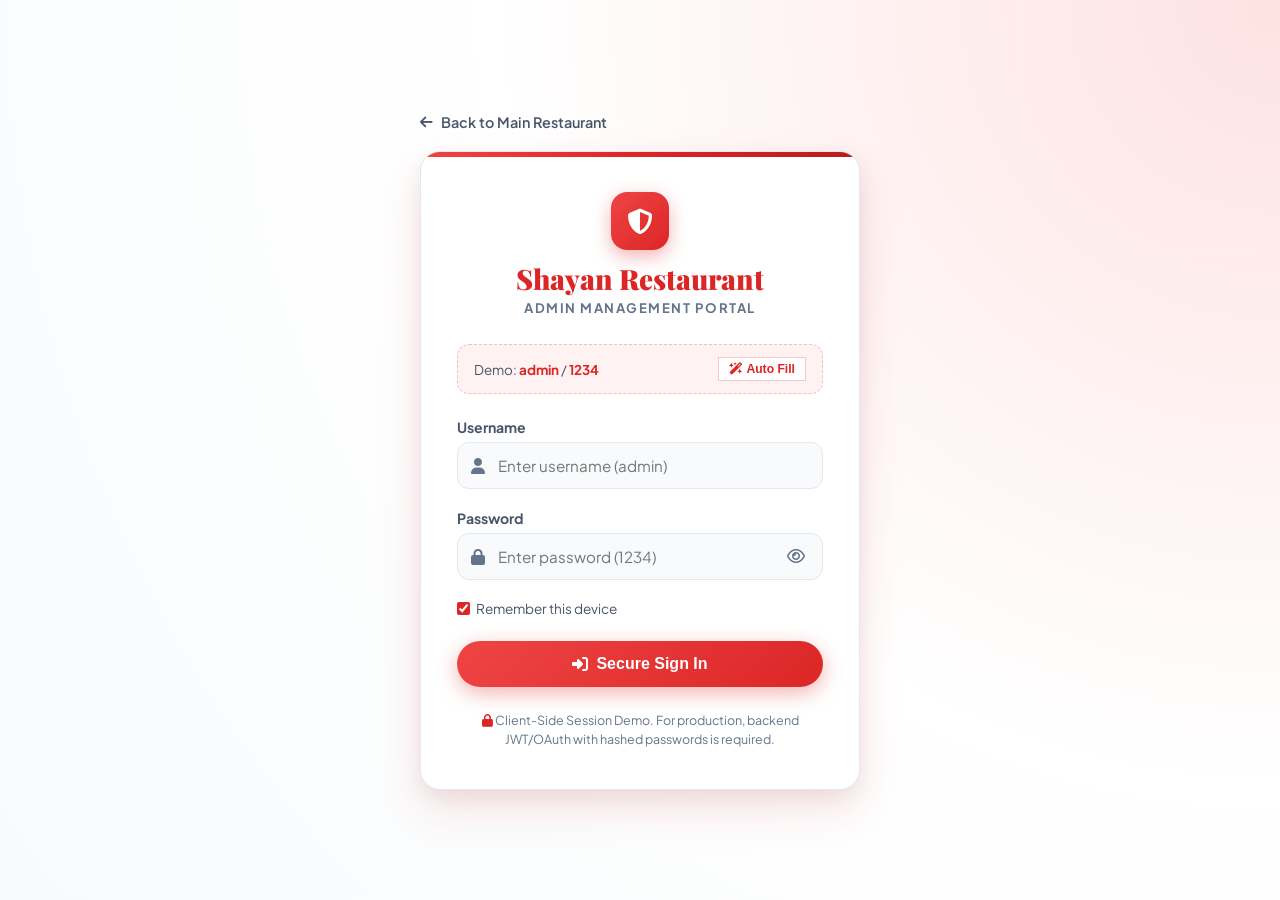
<file: admin-login.html>
<!DOCTYPE html>
<html lang="en">
<head>
  <meta charset="UTF-8" />
  <meta name="viewport" content="width=device-width, initial-scale=1.0" />
  <title>Admin Login | Shayan Restaurant Management</title>
  <meta name="description" content="Secure administrative access for Shayan Restaurant menu and settings management." />
  <meta name="theme-color" content="#dc2626" />

  <!-- Google Fonts -->
  <link rel="preconnect" href="https://fonts.googleapis.com" />
  <link rel="preconnect" href="https://fonts.gstatic.com" crossorigin />
  <link href="https://fonts.googleapis.com/css2?family=Playfair+Display:wght@700;800;900&family=Plus+Jakarta+Sans:wght@400;500;600;700;800&display=swap" rel="stylesheet" />

  <!-- Font Awesome Icons -->
  <link rel="stylesheet" href="https://cdnjs.cloudflare.com/ajax/libs/font-awesome/6.5.1/css/all.min.css" integrity="sha512-DTOQO9RWCH3ppGqcWaEA1BIZOC6xxalwEsw9c2QQeAIftl+Vegovlnee1c9QX4TctnWMn13TZye+giMm8e2LwA==" crossorigin="anonymous" referrerpolicy="no-referrer" />

  <style>
    :root {
      --color-primary: #dc2626;
      --color-primary-light: #ef4444;
      --color-primary-dark: #b91c1c;
      --color-primary-soft: #fef2f2;
      --color-primary-tint: #fee2e2;
      --text-primary: #0f172a;
      --text-secondary: #475569;
      --text-muted: #64748b;
      --bg-body: #f8fafc;
      --bg-card: #ffffff;
      --border-subtle: #e2e8f0;
      --border-red: rgba(220, 38, 38, 0.25);
      --shadow-lg: 0 20px 45px rgba(220, 38, 38, 0.12), 0 8px 20px rgba(0, 0, 0, 0.06);
      --radius-md: 12px;
      --radius-lg: 20px;
      --radius-full: 9999px;
    }

    * {
      box-sizing: border-box;
      margin: 0;
      padding: 0;
    }

    body {
      font-family: 'Plus Jakarta Sans', system-ui, sans-serif;
      background: radial-gradient(circle at top right, #fee2e2 0%, #ffffff 50%, #f8fafc 100%);
      color: var(--text-primary);
      min-height: 100vh;
      display: flex;
      align-items: center;
      justify-content: center;
      padding: 24px;
      position: relative;
      overflow-x: hidden;
    }

    .login-container {
      width: 100%;
      max-width: 440px;
      position: relative;
      z-index: 2;
    }

    .back-to-site {
      display: inline-flex;
      align-items: center;
      gap: 8px;
      color: var(--text-secondary);
      font-size: 0.9rem;
      font-weight: 600;
      text-decoration: none;
      margin-bottom: 20px;
      transition: color 0.2s ease;
    }

    .back-to-site:hover {
      color: var(--color-primary);
    }

    .login-card {
      background: var(--bg-card);
      border-radius: var(--radius-lg);
      border: 1px solid var(--border-subtle);
      box-shadow: var(--shadow-lg);
      padding: 40px 36px;
      position: relative;
      overflow: hidden;
    }

    .login-card::before {
      content: '';
      position: absolute;
      top: 0;
      left: 0;
      width: 100%;
      height: 5px;
      background: linear-gradient(90deg, #ef4444, #dc2626, #b91c1c);
    }

    .brand-header {
      text-align: center;
      margin-bottom: 28px;
    }

    .logo-icon-box {
      width: 58px;
      height: 58px;
      margin: 0 auto 14px;
      border-radius: 16px;
      background: linear-gradient(135deg, #ef4444, #dc2626);
      color: #ffffff;
      display: flex;
      align-items: center;
      justify-content: center;
      font-size: 1.6rem;
      box-shadow: 0 6px 18px rgba(220, 38, 38, 0.35);
    }

    .brand-title {
      font-family: 'Playfair Display', serif;
      font-size: 1.75rem;
      font-weight: 900;
      color: #dc2626;
      line-height: 1.1;
    }

    .brand-subtitle {
      font-size: 0.82rem;
      font-weight: 700;
      letter-spacing: 1.5px;
      text-transform: uppercase;
      color: var(--text-muted);
      margin-top: 4px;
    }

    /* Demo Helper Badge */
    .demo-helper-badge {
      background: var(--color-primary-soft);
      border: 1px dashed var(--border-red);
      border-radius: var(--radius-md);
      padding: 12px 16px;
      margin-bottom: 24px;
      font-size: 0.84rem;
      color: var(--text-secondary);
      display: flex;
      align-items: center;
      justify-content: space-between;
      gap: 10px;
    }

    .demo-creds {
      font-weight: 700;
      color: var(--color-primary);
    }

    .btn-autofill {
      background: #ffffff;
      border: 1px solid var(--border-red);
      color: var(--color-primary);
      padding: 4px 10px;
      border-radius: var(--radius-sm);
      font-size: 0.76rem;
      font-weight: 700;
      cursor: pointer;
      transition: all 0.2s ease;
    }

    .btn-autofill:hover {
      background: var(--color-primary);
      color: #ffffff;
    }

    .form-group {
      margin-bottom: 20px;
    }

    .form-group label {
      display: block;
      font-size: 0.88rem;
      font-weight: 700;
      color: var(--text-secondary);
      margin-bottom: 6px;
    }

    .input-wrapper {
      position: relative;
    }

    .input-icon {
      position: absolute;
      left: 14px;
      top: 50%;
      transform: translateY(-50%);
      color: var(--text-muted);
      font-size: 1rem;
    }

    .form-input {
      width: 100%;
      padding: 13px 42px 13px 40px;
      border: 1px solid var(--border-subtle);
      border-radius: var(--radius-md);
      background-color: #f8fafc;
      font-size: 0.95rem;
      font-family: inherit;
      color: var(--text-primary);
      transition: all 0.2s ease;
      outline: none;
    }

    .form-input:focus {
      border-color: var(--color-primary);
      background-color: #ffffff;
      box-shadow: 0 0 12px rgba(220, 38, 38, 0.15);
    }

    .toggle-pwd-btn {
      position: absolute;
      right: 14px;
      top: 50%;
      transform: translateY(-50%);
      background: transparent;
      border: none;
      color: var(--text-muted);
      cursor: pointer;
      font-size: 1rem;
      padding: 4px;
    }

    .toggle-pwd-btn:hover {
      color: var(--color-primary);
    }

    .form-extra {
      display: flex;
      align-items: center;
      justify-content: space-between;
      font-size: 0.85rem;
      margin-bottom: 24px;
      color: var(--text-secondary);
    }

    .remember-me {
      display: flex;
      align-items: center;
      gap: 6px;
      cursor: pointer;
    }

    .remember-me input {
      accent-color: var(--color-primary);
    }

    .btn-login {
      width: 100%;
      padding: 14px;
      border-radius: var(--radius-full);
      background: linear-gradient(135deg, #ef4444, #dc2626);
      color: #ffffff;
      font-size: 1rem;
      font-weight: 800;
      border: none;
      cursor: pointer;
      box-shadow: 0 6px 20px rgba(220, 38, 38, 0.35);
      transition: all 0.25s ease;
      display: flex;
      align-items: center;
      justify-content: center;
      gap: 8px;
    }

    .btn-login:hover {
      background: linear-gradient(135deg, #dc2626, #b91c1c);
      transform: translateY(-2px);
      box-shadow: 0 10px 25px rgba(220, 38, 38, 0.45);
    }

    .alert-box {
      padding: 12px 16px;
      border-radius: var(--radius-md);
      font-size: 0.88rem;
      font-weight: 600;
      margin-bottom: 20px;
      display: none;
      align-items: center;
      gap: 10px;
    }

    .alert-error {
      background-color: #fef2f2;
      border: 1px solid #f87171;
      color: #991b1b;
    }

    .alert-success {
      background-color: #ecfdf5;
      border: 1px solid #34d399;
      color: #065f46;
    }

    .security-notice {
      margin-top: 24px;
      text-align: center;
      font-size: 0.78rem;
      color: var(--text-muted);
      line-height: 1.5;
    }

    .security-notice i {
      color: var(--color-primary);
    }
  </style>
</head>
<body>

  <div class="login-container">
    <a href="index.html" class="back-to-site">
      <i class="fa-solid fa-arrow-left"></i> Back to Main Restaurant
    </a>

    <div class="login-card">
      <div class="brand-header">
        <div class="logo-icon-box">
          <i class="fa-solid fa-shield-halved"></i>
        </div>
        <h1 class="brand-title">Shayan Restaurant</h1>
        <div class="brand-subtitle">Admin Management Portal</div>
      </div>

      <!-- Demo Credentials Quick Helper -->
      <div class="demo-helper-badge">
        <div>
          <span>Demo: </span>
          <span class="demo-creds">admin</span> / <span class="demo-creds">1234</span>
        </div>
        <button type="button" class="btn-autofill" id="autoFillBtn">
          <i class="fa-solid fa-wand-magic-sparkles"></i> Auto Fill
        </button>
      </div>

      <!-- Alert Box -->
      <div class="alert-box alert-error" id="loginAlert">
        <i class="fa-solid fa-circle-exclamation"></i>
        <span id="alertMsg">Invalid credentials</span>
      </div>

      <!-- Login Form -->
      <form id="adminLoginForm" novalidate>
        <div class="form-group">
          <label for="adminUsername">Username</label>
          <div class="input-wrapper">
            <i class="fa-solid fa-user input-icon"></i>
            <input type="text" id="adminUsername" class="form-input" placeholder="Enter username (admin)" required autocomplete="username" />
          </div>
        </div>

        <div class="form-group">
          <label for="adminPassword">Password</label>
          <div class="input-wrapper">
            <i class="fa-solid fa-lock input-icon"></i>
            <input type="password" id="adminPassword" class="form-input" placeholder="Enter password (1234)" required autocomplete="current-password" />
            <button type="button" class="toggle-pwd-btn" id="togglePwdBtn" aria-label="Toggle password visibility">
              <i class="fa-regular fa-eye" id="togglePwdIcon"></i>
            </button>
          </div>
        </div>

        <div class="form-extra">
          <label class="remember-me">
            <input type="checkbox" id="rememberMe" checked />
            <span>Remember this device</span>
          </label>
        </div>

        <button type="submit" class="btn-login" id="loginSubmitBtn">
          <i class="fa-solid fa-right-to-bracket"></i>
          <span>Secure Sign In</span>
        </button>
      </form>

      <div class="security-notice">
        <i class="fa-solid fa-lock"></i> Client-Side Session Demo. For production, backend JWT/OAuth with hashed passwords is required.
      </div>
    </div>
  </div>

  <script>
    // Authentication Logic
    document.addEventListener('DOMContentLoaded', () => {
      // Check if already authenticated
      if (sessionStorage.getItem('shayan_admin_auth') === 'true' || localStorage.getItem('shayan_admin_auth') === 'true') {
        window.location.href = 'admin.html';
        return;
      }

      const loginForm = document.getElementById('adminLoginForm');
      const usernameInput = document.getElementById('adminUsername');
      const passwordInput = document.getElementById('adminPassword');
      const rememberMeInput = document.getElementById('rememberMe');
      const loginAlert = document.getElementById('loginAlert');
      const alertMsg = document.getElementById('alertMsg');
      const autoFillBtn = document.getElementById('autoFillBtn');
      const togglePwdBtn = document.getElementById('togglePwdBtn');
      const togglePwdIcon = document.getElementById('togglePwdIcon');

      // Auto Fill Demo Credentials
      if (autoFillBtn) {
        autoFillBtn.addEventListener('click', () => {
          usernameInput.value = 'admin';
          passwordInput.value = '1234';
          loginAlert.style.display = 'none';
        });
      }

      // Toggle Password Visibility
      if (togglePwdBtn) {
        togglePwdBtn.addEventListener('click', () => {
          const type = passwordInput.getAttribute('type') === 'password' ? 'text' : 'password';
          passwordInput.setAttribute('type', type);
          togglePwdIcon.className = type === 'password' ? 'fa-regular fa-eye' : 'fa-regular fa-eye-slash';
        });
      }

      // Handle Submit
      loginForm.addEventListener('submit', (e) => {
        e.preventDefault();

        const username = usernameInput.value.trim();
        const password = passwordInput.value.trim();

        // Sample credentials verification
        if (username === 'admin' && password === '1234') {
          // Success
          loginAlert.className = 'alert-box alert-success';
          loginAlert.innerHTML = '<i class="fa-solid fa-circle-check"></i> <span>Login successful! Redirecting to Dashboard...</span>';
          loginAlert.style.display = 'flex';

          const authPayload = {
            authenticated: true,
            user: 'Shayan Admin',
            role: 'Owner',
            loginTime: new Date().toISOString()
          };

          if (rememberMeInput.checked) {
            localStorage.setItem('shayan_admin_auth', 'true');
            localStorage.setItem('shayan_admin_user', JSON.stringify(authPayload));
          } else {
            sessionStorage.setItem('shayan_admin_auth', 'true');
            sessionStorage.setItem('shayan_admin_user', JSON.stringify(authPayload));
          }

          setTimeout(() => {
            window.location.href = 'admin.html';
          }, 800);
        } else {
          // Failed
          loginAlert.className = 'alert-box alert-error';
          loginAlert.innerHTML = '<i class="fa-solid fa-circle-exclamation"></i> <span>Invalid username or password. Please use <strong>admin / 1234</strong>.</span>';
          loginAlert.style.display = 'flex';
          passwordInput.value = '';
          passwordInput.focus();
        }
      });
    });
  </script>
</body>
</html>
</file>
<file: admin-style.css>
/* ==========================================================================
   SHAYAN RESTAURANT - ADMIN DASHBOARD STYLESHEET
   Design: Red & White Theme (#dc2626 & Crisp White)
   ========================================================================== */

:root {
  /* Red Palette */
  --color-primary: #dc2626;
  --color-primary-light: #ef4444;
  --color-primary-dark: #b91c1c;
  --color-primary-soft: #fef2f2;
  --color-primary-tint: #fee2e2;
  --color-primary-glow: rgba(220, 38, 38, 0.25);

  --color-success: #10b981;
  --color-warning: #f59e0b;
  --color-danger: #dc2626;

  /* Surfaces & Backgrounds */
  --bg-body: #f8fafc;
  --bg-sidebar: #ffffff;
  --bg-card: #ffffff;
  --bg-input: #f8fafc;
  --bg-table-header: #f1f5f9;
  --bg-table-hover: #fff5f5;

  /* Text & Borders */
  --text-primary: #0f172a;
  --text-secondary: #334155;
  --text-muted: #64748b;
  --border-subtle: #e2e8f0;
  --border-red: rgba(220, 38, 38, 0.22);
  --border-red-focus: #dc2626;

  /* Shadows */
  --shadow-sm: 0 1px 3px rgba(0, 0, 0, 0.05);
  --shadow-md: 0 4px 14px rgba(0, 0, 0, 0.06);
  --shadow-lg: 0 12px 30px rgba(0, 0, 0, 0.08);
  --shadow-red: 0 6px 20px rgba(220, 38, 38, 0.3);

  /* Dimensions & Transitions */
  --sidebar-width: 270px;
  --topbar-height: 72px;
  --radius-sm: 6px;
  --radius-md: 12px;
  --radius-lg: 18px;
  --radius-full: 9999px;
  --transition-normal: 0.25s cubic-bezier(0.16, 1, 0.3, 1);
}

*, *::before, *::after {
  box-sizing: border-box;
  margin: 0;
  padding: 0;
}

body.admin-body {
  font-family: 'Plus Jakarta Sans', system-ui, sans-serif;
  background-color: var(--bg-body);
  color: var(--text-primary);
  line-height: 1.55;
  min-height: 100vh;
  overflow-x: hidden;
}

a {
  color: inherit;
  text-decoration: none;
}

ul {
  list-style: none;
}

button, input, select, textarea {
  font-family: inherit;
  font-size: inherit;
  color: inherit;
  border: none;
  outline: none;
  background: transparent;
}

button {
  cursor: pointer;
}

img {
  max-width: 100%;
  display: block;
}

/* --------------------------------------------------------------------------
   BUTTONS & COMMON COMPONENTS
   -------------------------------------------------------------------------- */
.btn {
  display: inline-flex;
  align-items: center;
  justify-content: center;
  gap: 8px;
  padding: 10px 20px;
  font-size: 0.9rem;
  font-weight: 700;
  border-radius: var(--radius-md);
  transition: all var(--transition-normal);
  white-space: nowrap;
}

.btn-primary {
  background: linear-gradient(135deg, #ef4444, #dc2626);
  color: #ffffff;
  box-shadow: 0 4px 14px rgba(220, 38, 38, 0.3);
}

.btn-primary:hover {
  background: linear-gradient(135deg, #dc2626, #b91c1c);
  transform: translateY(-2px);
  box-shadow: 0 6px 18px rgba(220, 38, 38, 0.4);
}

.btn-danger {
  background: #dc2626 !important;
}

.btn-outline {
  background: #ffffff;
  border: 1px solid var(--border-subtle);
  color: var(--text-secondary);
}

.btn-outline:hover {
  border-color: var(--color-primary);
  color: var(--color-primary);
  background: var(--color-primary-soft);
}

.btn-sm {
  padding: 7px 14px;
  font-size: 0.82rem;
  border-radius: var(--radius-sm);
}

.btn-lg {
  padding: 14px 28px;
  font-size: 1rem;
}

.mt-1 { margin-top: 6px; }
.mt-2 { margin-top: 12px; }
.mt-3 { margin-top: 20px; }
.mt-4 { margin-top: 28px; }
.justify-center { justify-content: center; }
.text-center { text-align: center; }

/* --------------------------------------------------------------------------
   LAYOUT STRUCTURE
   -------------------------------------------------------------------------- */
.admin-wrapper {
  display: flex;
  min-height: 100vh;
  position: relative;
}

/* SIDEBAR */
.admin-sidebar {
  width: var(--sidebar-width);
  background-color: var(--bg-sidebar);
  border-right: 1px solid var(--border-subtle);
  display: flex;
  flex-direction: column;
  position: fixed;
  top: 0;
  bottom: 0;
  left: 0;
  z-index: 100;
  transition: transform var(--transition-normal);
  box-shadow: var(--shadow-sm);
}

.sidebar-header {
  height: var(--topbar-height);
  padding: 0 22px;
  display: flex;
  align-items: center;
  justify-content: space-between;
  border-bottom: 1px solid var(--border-subtle);
}

.sidebar-brand {
  display: flex;
  align-items: center;
  gap: 12px;
}

.brand-icon {
  width: 40px;
  height: 40px;
  border-radius: 10px;
  background: linear-gradient(135deg, #ef4444, #dc2626);
  color: #ffffff;
  display: flex;
  align-items: center;
  justify-content: center;
  font-size: 1.2rem;
  box-shadow: 0 4px 10px rgba(220, 38, 38, 0.3);
}

.brand-info {
  display: flex;
  flex-direction: column;
}

.brand-name {
  font-family: 'Playfair Display', serif;
  font-size: 1.35rem;
  font-weight: 900;
  color: var(--color-primary);
  line-height: 1.1;
}

.brand-role {
  font-size: 0.68rem;
  font-weight: 700;
  letter-spacing: 1.5px;
  text-transform: uppercase;
  color: var(--text-muted);
}

.sidebar-close-btn {
  display: none;
  font-size: 1.2rem;
  color: var(--text-secondary);
  padding: 6px;
}

/* User Profile Badge */
.sidebar-user-card {
  padding: 16px 20px;
  margin: 16px 14px 10px;
  border-radius: var(--radius-md);
  background-color: var(--color-primary-soft);
  border: 1px solid var(--border-red);
  display: flex;
  align-items: center;
  gap: 12px;
}

.user-avatar-wrap {
  position: relative;
  width: 42px;
  height: 42px;
}

.sidebar-avatar {
  width: 100%;
  height: 100%;
  border-radius: 50%;
  object-fit: cover;
  border: 2px solid var(--color-primary);
}

.status-online {
  position: absolute;
  bottom: 0;
  right: 0;
  width: 11px;
  height: 11px;
  border-radius: 50%;
  background-color: var(--color-success);
  border: 2px solid #ffffff;
}

.sidebar-user-details {
  display: flex;
  flex-direction: column;
}

.sidebar-user-name {
  font-size: 0.88rem;
  font-weight: 800;
  color: #0f172a;
  line-height: 1.2;
}

.sidebar-user-badge {
  font-size: 0.72rem;
  font-weight: 600;
  color: var(--color-primary);
}

/* Sidebar Navigation */
.sidebar-nav {
  padding: 12px 14px;
  flex: 1;
  overflow-y: auto;
  display: flex;
  flex-direction: column;
}

.sidebar-menu {
  display: flex;
  flex-direction: column;
  gap: 6px;
}

.menu-item {
  width: 100%;
}

.nav-tab-btn,
.nav-link-btn {
  width: 100%;
  display: flex;
  align-items: center;
  gap: 12px;
  padding: 11px 16px;
  border-radius: var(--radius-md);
  font-size: 0.92rem;
  font-weight: 700;
  color: var(--text-secondary);
  transition: all var(--transition-normal);
  text-align: left;
}

.nav-tab-btn i,
.nav-link-btn i {
  font-size: 1.05rem;
  width: 20px;
  text-align: center;
  color: var(--text-muted);
  transition: color var(--transition-normal);
}

.nav-tab-btn:hover,
.nav-link-btn:hover {
  background-color: var(--color-primary-soft);
  color: var(--color-primary);
}

.nav-tab-btn:hover i,
.nav-link-btn:hover i {
  color: var(--color-primary);
}

.nav-tab-btn.active {
  background: linear-gradient(135deg, #ef4444, #dc2626);
  color: #ffffff;
  box-shadow: 0 4px 12px rgba(220, 38, 38, 0.25);
}

.nav-tab-btn.active i {
  color: #ffffff;
}

.nav-badge {
  margin-left: auto;
  padding: 2px 8px;
  border-radius: var(--radius-full);
  font-size: 0.75rem;
  font-weight: 800;
  background-color: #ffffff;
  color: var(--color-primary);
}

.nav-tab-btn:not(.active) .nav-badge {
  background-color: var(--border-subtle);
  color: var(--text-secondary);
}

.sidebar-divider {
  height: 1px;
  background-color: var(--border-subtle);
  margin: 16px 0;
}

.btn-logout {
  color: #ef4444;
}

.btn-logout:hover {
  background-color: #fef2f2;
  color: #b91c1c;
}

.btn-logout i {
  color: #ef4444;
}

.sidebar-footer {
  padding: 16px 20px;
  border-top: 1px solid var(--border-subtle);
  display: flex;
  flex-direction: column;
  gap: 4px;
}

.system-status {
  font-size: 0.76rem;
  font-weight: 700;
  color: var(--color-success);
  display: flex;
  align-items: center;
  gap: 6px;
}

.version-text {
  font-size: 0.72rem;
  color: var(--text-muted);
}

/* --------------------------------------------------------------------------
   MAIN CONTENT AREA
   -------------------------------------------------------------------------- */
.admin-main {
  flex: 1;
  margin-left: var(--sidebar-width);
  padding: 28px 36px 60px;
  min-height: 100vh;
  display: flex;
  flex-direction: column;
}

/* Topbar */
.admin-topbar {
  height: var(--topbar-height);
  background-color: #ffffff;
  border: 1px solid var(--border-subtle);
  border-radius: var(--radius-lg);
  padding: 0 24px;
  margin-bottom: 30px;
  display: flex;
  align-items: center;
  justify-content: space-between;
  box-shadow: var(--shadow-sm);
}

.topbar-left {
  display: flex;
  align-items: center;
  gap: 16px;
}

.sidebar-toggle-btn {
  display: none;
  font-size: 1.25rem;
  color: var(--text-primary);
  padding: 8px;
  border-radius: var(--radius-sm);
}

.sidebar-toggle-btn:hover {
  background-color: var(--bg-body);
}

.page-title-wrap {
  display: flex;
  flex-direction: column;
}

.current-page-title {
  font-family: 'Playfair Display', serif;
  font-size: 1.35rem;
  font-weight: 800;
  color: #0f172a;
  line-height: 1.2;
}

.breadcrumb-text {
  font-size: 0.75rem;
  color: var(--text-muted);
}

.topbar-right {
  display: flex;
  align-items: center;
  gap: 14px;
}

.topbar-clock {
  font-size: 0.84rem;
  font-weight: 600;
  color: var(--text-muted);
  display: flex;
  align-items: center;
  gap: 6px;
  padding: 6px 14px;
  background-color: var(--bg-body);
  border-radius: var(--radius-full);
  border: 1px solid var(--border-subtle);
}

/* --------------------------------------------------------------------------
   ADMIN VIEWS / TAB SECTIONS
   -------------------------------------------------------------------------- */
.admin-view {
  display: none;
  animation: fadeInView 0.3s ease forwards;
}

.admin-view.active {
  display: block;
}

@keyframes fadeInView {
  from { opacity: 0; transform: translateY(10px); }
  to { opacity: 1; transform: translateY(0); }
}

.view-header {
  display: flex;
  align-items: center;
  justify-content: space-between;
  flex-wrap: wrap;
  gap: 16px;
  margin-bottom: 24px;
}

.view-header h2 {
  font-family: 'Playfair Display', serif;
  font-size: 1.8rem;
  font-weight: 800;
  color: #0f172a;
}

.view-header p {
  color: var(--text-secondary);
  font-size: 0.92rem;
  margin-top: 2px;
}

.sync-indicator {
  display: inline-flex;
  align-items: center;
  gap: 8px;
  padding: 6px 14px;
  border-radius: var(--radius-full);
  background-color: #ecfdf5;
  color: #065f46;
  font-size: 0.8rem;
  font-weight: 700;
  border: 1px solid #a7f3d0;
}

.pulse-dot {
  width: 8px;
  height: 8px;
  border-radius: 50%;
  background-color: #10b981;
  box-shadow: 0 0 6px #10b981;
  animation: pulseDot 2s infinite;
}

@keyframes pulseDot {
  0%, 100% { transform: scale(1); opacity: 1; }
  50% { transform: scale(0.8); opacity: 0.5; }
}

/* --------------------------------------------------------------------------
   DASHBOARD KPI METRICS GRID
   -------------------------------------------------------------------------- */
.metrics-grid {
  display: grid;
  grid-template-columns: repeat(4, 1fr);
  gap: 20px;
  margin-bottom: 28px;
}

.metric-card {
  background: var(--bg-card);
  border: 1px solid var(--border-subtle);
  border-radius: var(--radius-lg);
  padding: 24px 20px;
  display: flex;
  align-items: flex-start;
  gap: 16px;
  box-shadow: var(--shadow-sm);
  transition: transform var(--transition-normal), box-shadow var(--transition-normal);
}

.metric-card:hover {
  transform: translateY(-4px);
  box-shadow: var(--shadow-md);
  border-color: var(--border-red);
}

.metric-icon {
  width: 50px;
  height: 50px;
  border-radius: 14px;
  display: flex;
  align-items: center;
  justify-content: center;
  font-size: 1.35rem;
  flex-shrink: 0;
}

.red-icon { background: #fef2f2; color: #dc2626; border: 1px solid #fee2e2; }
.rose-icon { background: #fff1f2; color: #e11d48; border: 1px solid #ffe4e6; }
.dark-red-icon { background: #fef2f2; color: #991b1b; border: 1px solid #fee2e2; }
.green-icon { background: #ecfdf5; color: #10b981; border: 1px solid #d1fae5; }

.metric-info {
  display: flex;
  flex-direction: column;
}

.metric-label {
  font-size: 0.8rem;
  font-weight: 700;
  text-transform: uppercase;
  letter-spacing: 0.5px;
  color: var(--text-muted);
}

.metric-value {
  font-size: 1.85rem;
  font-weight: 900;
  color: #0f172a;
  line-height: 1.15;
  margin: 4px 0 2px;
}

.metric-value.font-sm {
  font-size: 1.25rem;
}

.metric-subtext {
  font-size: 0.75rem;
  color: var(--text-muted);
  display: flex;
  align-items: center;
  gap: 4px;
}

/* Quick Actions Bar */
.quick-actions-bar {
  background: #ffffff;
  border: 1px solid var(--border-subtle);
  border-radius: var(--radius-lg);
  padding: 20px 24px;
  margin-bottom: 28px;
  display: flex;
  align-items: center;
  justify-content: space-between;
  flex-wrap: wrap;
  gap: 16px;
  box-shadow: var(--shadow-sm);
}

.quick-actions-bar h3 {
  font-size: 1.1rem;
  font-weight: 800;
  color: #0f172a;
}

.quick-actions-btns {
  display: flex;
  align-items: center;
  flex-wrap: wrap;
  gap: 10px;
}

/* Panel Card */
.panel-card {
  background: #ffffff;
  border: 1px solid var(--border-subtle);
  border-radius: var(--radius-lg);
  box-shadow: var(--shadow-sm);
  overflow: hidden;
  margin-bottom: 28px;
}

.panel-card-header {
  padding: 20px 24px;
  border-bottom: 1px solid var(--border-subtle);
  display: flex;
  align-items: center;
  justify-content: space-between;
  flex-wrap: wrap;
  gap: 12px;
}

.panel-card-header h3 {
  font-size: 1.15rem;
  font-weight: 800;
  color: #0f172a;
}

.panel-card-header p {
  font-size: 0.85rem;
  color: var(--text-muted);
}

.table-count-label {
  font-size: 0.9rem;
  font-weight: 700;
  color: #0f172a;
}

.table-tip {
  font-size: 0.8rem;
  color: var(--color-primary);
  font-weight: 600;
}

/* --------------------------------------------------------------------------
   RESPONSIVE DATA TABLES
   -------------------------------------------------------------------------- */
.table-responsive {
  width: 100%;
  overflow-x: auto;
}

.admin-table {
  width: 100%;
  border-collapse: collapse;
  text-align: left;
  font-size: 0.9rem;
}

.admin-table th {
  background-color: var(--bg-table-header);
  padding: 14px 20px;
  font-size: 0.8rem;
  font-weight: 800;
  text-transform: uppercase;
  letter-spacing: 0.5px;
  color: var(--text-secondary);
  border-bottom: 1px solid var(--border-subtle);
  white-space: nowrap;
}

.admin-table td {
  padding: 14px 20px;
  border-bottom: 1px solid var(--border-subtle);
  vertical-align: middle;
  color: var(--text-secondary);
}

.admin-table tbody tr {
  transition: background-color 0.15s ease;
}

.admin-table tbody tr:hover {
  background-color: var(--bg-table-hover);
}

.dish-table-thumb {
  width: 54px;
  height: 54px;
  border-radius: var(--radius-sm);
  object-fit: cover;
  border: 1px solid var(--border-subtle);
}

.dish-cell-name {
  font-weight: 800;
  color: #0f172a;
  display: block;
}

.dish-cell-desc {
  font-size: 0.78rem;
  color: var(--text-muted);
  max-width: 280px;
  white-space: nowrap;
  overflow: hidden;
  text-overflow: ellipsis;
}

.category-tag-pill {
  display: inline-flex;
  align-items: center;
  gap: 4px;
  padding: 3px 10px;
  border-radius: var(--radius-full);
  background: var(--bg-body);
  border: 1px solid var(--border-subtle);
  font-size: 0.78rem;
  font-weight: 700;
  color: var(--text-secondary);
  text-transform: capitalize;
}

.price-text-bold {
  font-size: 0.95rem;
  font-weight: 800;
  color: var(--color-primary);
}

.dish-badge-pill {
  display: inline-block;
  padding: 2px 8px;
  border-radius: var(--radius-full);
  font-size: 0.72rem;
  font-weight: 800;
  text-transform: uppercase;
  background-color: var(--color-primary-soft);
  color: var(--color-primary);
  border: 1px solid var(--border-red);
}

/* Table Actions */
.table-actions {
  display: flex;
  align-items: center;
  justify-content: flex-end;
  gap: 8px;
}

.action-btn {
  width: 34px;
  height: 34px;
  border-radius: var(--radius-sm);
  display: flex;
  align-items: center;
  justify-content: center;
  font-size: 0.88rem;
  transition: all 0.2s ease;
  background: var(--bg-body);
  border: 1px solid var(--border-subtle);
}

.action-btn.edit:hover {
  background: #3b82f6;
  color: #ffffff;
  border-color: #3b82f6;
}

.action-btn.delete:hover {
  background: #dc2626;
  color: #ffffff;
  border-color: #dc2626;
}

/* Toolbar Controls */
.mgmt-toolbar {
  display: grid;
  grid-template-columns: 2fr 1fr 1fr;
  gap: 16px;
  margin-bottom: 20px;
}

.search-input-wrap {
  position: relative;
  width: 100%;
}

.search-input-wrap i {
  position: absolute;
  left: 14px;
  top: 50%;
  transform: translateY(-50%);
  color: var(--text-muted);
}

.search-input-wrap input {
  width: 100%;
  padding: 12px 38px 12px 40px;
  border-radius: var(--radius-md);
  background: #ffffff;
  border: 1px solid var(--border-subtle);
  font-size: 0.9rem;
  box-shadow: var(--shadow-sm);
}

.search-input-wrap input:focus {
  border-color: var(--color-primary);
  box-shadow: 0 0 10px rgba(220, 38, 38, 0.15);
}

.search-input-wrap .clear-btn {
  position: absolute;
  right: 12px;
  top: 50%;
  transform: translateY(-50%);
  color: var(--text-muted);
}

.filter-dropdown-wrap {
  display: flex;
  align-items: center;
  gap: 8px;
  background: #ffffff;
  border: 1px solid var(--border-subtle);
  border-radius: var(--radius-md);
  padding: 0 14px;
  box-shadow: var(--shadow-sm);
}

.filter-dropdown-wrap label {
  font-size: 0.82rem;
  font-weight: 700;
  color: var(--text-muted);
  white-space: nowrap;
}

.filter-dropdown-wrap select {
  width: 100%;
  padding: 12px 0;
  font-size: 0.9rem;
  font-weight: 600;
  color: #0f172a;
}

/* Empty State */
.empty-state {
  text-align: center;
  padding: 60px 20px;
}

.empty-icon {
  font-size: 3rem;
  color: var(--color-primary-light);
  margin-bottom: 14px;
}

.empty-state h3 {
  font-size: 1.3rem;
  font-weight: 800;
  color: #0f172a;
  margin-bottom: 6px;
}

.empty-state p {
  font-size: 0.9rem;
  color: var(--text-muted);
  margin-bottom: 20px;
}

/* Architecture Callout */
.architecture-callout {
  background: #ffffff;
  border: 1px solid #fed7aa;
  border-left: 5px solid #f97316;
  border-radius: var(--radius-md);
  padding: 20px 24px;
  display: flex;
  align-items: flex-start;
  gap: 16px;
}

.callout-icon {
  font-size: 1.5rem;
  color: #ea580c;
  flex-shrink: 0;
  margin-top: 2px;
}

.callout-content h4 {
  font-size: 1rem;
  font-weight: 800;
  color: #9a3412;
  margin-bottom: 6px;
}

.callout-content p {
  font-size: 0.86rem;
  color: #431407;
  line-height: 1.6;
}

/* --------------------------------------------------------------------------
   CATEGORIES MANAGEMENT GRID
   -------------------------------------------------------------------------- */
.categories-grid {
  display: grid;
  grid-template-columns: repeat(auto-fill, minmax(280px, 1fr));
  gap: 20px;
}

.category-admin-card {
  background: #ffffff;
  border: 1px solid var(--border-subtle);
  border-radius: var(--radius-lg);
  padding: 24px;
  box-shadow: var(--shadow-sm);
  display: flex;
  flex-direction: column;
  transition: transform 0.2s ease, border-color 0.2s ease;
}

.category-admin-card:hover {
  transform: translateY(-4px);
  border-color: var(--color-primary);
  box-shadow: var(--shadow-md);
}

.cat-card-header {
  display: flex;
  align-items: center;
  justify-content: space-between;
  margin-bottom: 14px;
}

.cat-icon-badge {
  width: 46px;
  height: 46px;
  border-radius: 12px;
  background: var(--color-primary-soft);
  color: var(--color-primary);
  display: flex;
  align-items: center;
  justify-content: center;
  font-size: 1.3rem;
  border: 1px solid var(--border-red);
}

.cat-dish-count-badge {
  padding: 4px 10px;
  border-radius: var(--radius-full);
  background: #f1f5f9;
  font-size: 0.75rem;
  font-weight: 700;
  color: var(--text-secondary);
}

.cat-card-title {
  font-size: 1.2rem;
  font-weight: 800;
  color: #0f172a;
  margin-bottom: 4px;
  text-transform: capitalize;
}

.cat-card-slug {
  font-size: 0.8rem;
  color: var(--text-muted);
  margin-bottom: 18px;
}

.cat-card-footer {
  display: flex;
  align-items: center;
  gap: 8px;
  margin-top: auto;
  padding-top: 14px;
  border-top: 1px solid var(--border-subtle);
}

/* --------------------------------------------------------------------------
   SETTINGS FORM
   -------------------------------------------------------------------------- */
.settings-form-wrapper {
  max-width: 860px;
}

.settings-card {
  padding: 32px;
}

.settings-section-title {
  font-size: 1.05rem;
  font-weight: 800;
  color: var(--color-primary);
  display: flex;
  align-items: center;
  gap: 8px;
  padding-bottom: 10px;
  border-bottom: 1px solid var(--border-subtle);
  margin-bottom: 20px;
}

.form-grid-2 {
  display: grid;
  grid-template-columns: 1fr 1fr;
  gap: 18px;
  margin-bottom: 16px;
}

.form-group {
  display: flex;
  flex-direction: column;
  gap: 6px;
  margin-bottom: 16px;
  position: relative;
}

.form-group label {
  font-size: 0.86rem;
  font-weight: 700;
  color: var(--text-secondary);
}

.form-group label .req {
  color: var(--color-primary);
}

.form-input {
  width: 100%;
  padding: 12px 14px;
  border: 1px solid var(--border-subtle);
  border-radius: var(--radius-md);
  background: var(--bg-input);
  font-size: 0.92rem;
  color: #0f172a;
  transition: all 0.2s ease;
}

.form-input:focus {
  border-color: var(--color-primary);
  background: #ffffff;
  box-shadow: 0 0 10px rgba(220, 38, 38, 0.15);
}

.input-icon-wrap {
  position: relative;
}

.input-icon-wrap i {
  position: absolute;
  left: 14px;
  top: 50%;
  transform: translateY(-50%);
  color: var(--text-muted);
}

.form-input.pl-icon {
  padding-left: 38px;
}

.field-hint {
  font-size: 0.75rem;
  color: var(--text-muted);
}

.field-error {
  font-size: 0.78rem;
  color: var(--color-primary);
  font-weight: 600;
  display: none;
}

/* --------------------------------------------------------------------------
   IMAGE UPLOAD DROPZONE & PREVIEWS
   -------------------------------------------------------------------------- */
.image-source-tabs {
  display: flex;
  gap: 8px;
  margin-bottom: 10px;
}

.img-tab-btn {
  padding: 6px 14px;
  border-radius: var(--radius-sm);
  background: var(--bg-body);
  border: 1px solid var(--border-subtle);
  font-size: 0.8rem;
  font-weight: 700;
  color: var(--text-secondary);
}

.img-tab-btn.active {
  background: var(--color-primary-soft);
  color: var(--color-primary);
  border-color: var(--border-red);
}

.file-upload-zone {
  border: 2px dashed var(--border-red);
  border-radius: var(--radius-md);
  padding: 24px 16px;
  text-align: center;
  background: var(--color-primary-soft);
  cursor: pointer;
  position: relative;
  transition: all 0.2s ease;
}

.file-upload-zone:hover {
  border-color: var(--color-primary);
  background: #fee2e2;
}

.file-input-hidden {
  position: absolute;
  inset: 0;
  opacity: 0;
  cursor: pointer;
}

.upload-icon {
  font-size: 2rem;
  color: var(--color-primary);
  margin-bottom: 8px;
}

.upload-prompt p {
  font-size: 0.88rem;
  color: #0f172a;
}

.upload-prompt span {
  font-size: 0.75rem;
  color: var(--text-muted);
}

.image-preview-box {
  position: relative;
  width: 120px;
  height: 90px;
  border-radius: var(--radius-md);
  overflow: hidden;
  border: 2px solid var(--color-primary);
  margin-top: 10px;
}

.image-preview-box img {
  width: 100%;
  height: 100%;
  object-fit: cover;
}

.remove-preview-btn {
  position: absolute;
  top: 4px;
  right: 4px;
  width: 24px;
  height: 24px;
  border-radius: 50%;
  background: #dc2626;
  color: #ffffff;
  display: flex;
  align-items: center;
  justify-content: center;
  font-size: 0.75rem;
}

.dietary-checkboxes {
  display: flex;
  align-items: center;
  gap: 20px;
  margin-bottom: 16px;
}

.check-label {
  display: flex;
  align-items: center;
  gap: 8px;
  font-size: 0.88rem;
  font-weight: 700;
  cursor: pointer;
}

.check-label input {
  accent-color: var(--color-primary);
  width: 16px;
  height: 16px;
}

/* --------------------------------------------------------------------------
   MODALS SYSTEM
   -------------------------------------------------------------------------- */
.admin-modal {
  position: fixed;
  inset: 0;
  z-index: 2000;
  display: flex;
  align-items: center;
  justify-content: center;
  padding: 20px;
  opacity: 0;
  visibility: hidden;
  transition: opacity 0.25s ease, visibility 0.25s ease;
}

.admin-modal.active {
  opacity: 1;
  visibility: visible;
}

.modal-overlay {
  position: absolute;
  inset: 0;
  background-color: rgba(15, 23, 42, 0.6);
  backdrop-filter: blur(4px);
}

.modal-dialog {
  position: relative;
  z-index: 2;
  width: 100%;
  max-width: 620px;
  background: #ffffff;
  border-radius: var(--radius-lg);
  box-shadow: var(--shadow-lg);
  border: 1px solid var(--border-subtle);
  overflow: hidden;
  transform: scale(0.94);
  transition: transform 0.25s ease;
  max-height: 90vh;
  display: flex;
  flex-direction: column;
}

.modal-dialog.modal-sm {
  max-width: 420px;
}

.admin-modal.active .modal-dialog {
  transform: scale(1);
}

.modal-header {
  padding: 18px 24px;
  border-bottom: 1px solid var(--border-subtle);
  display: flex;
  align-items: center;
  justify-content: space-between;
}

.modal-title {
  font-family: 'Playfair Display', serif;
  font-size: 1.35rem;
  font-weight: 800;
  color: #0f172a;
}

.modal-close-btn {
  font-size: 1.2rem;
  color: var(--text-muted);
  padding: 4px;
}

.modal-close-btn:hover {
  color: var(--color-primary);
}

.modal-body {
  padding: 24px;
  overflow-y: auto;
}

.modal-footer {
  padding: 16px 24px;
  border-top: 1px solid var(--border-subtle);
  display: flex;
  align-items: center;
  justify-content: flex-end;
  gap: 12px;
  background-color: var(--bg-body);
}

.delete-icon-wrap {
  width: 60px;
  height: 60px;
  border-radius: 50%;
  background: #fef2f2;
  color: #dc2626;
  display: flex;
  align-items: center;
  justify-content: center;
  font-size: 1.8rem;
  margin: 10px auto 0;
}

.modal-subtext {
  font-size: 0.92rem;
  color: var(--text-secondary);
}

/* --------------------------------------------------------------------------
   TOAST NOTIFICATION
   -------------------------------------------------------------------------- */
.admin-toast {
  position: fixed;
  top: 24px;
  right: 24px;
  background: #ffffff;
  border-left: 4px solid var(--color-primary);
  border-radius: var(--radius-md);
  padding: 14px 20px;
  display: flex;
  align-items: center;
  gap: 12px;
  box-shadow: var(--shadow-lg);
  z-index: 3000;
  transform: translateX(120%);
  transition: transform 0.3s cubic-bezier(0.16, 1, 0.3, 1);
  border-top: 1px solid var(--border-subtle);
  border-right: 1px solid var(--border-subtle);
  border-bottom: 1px solid var(--border-subtle);
}

.admin-toast.show {
  transform: translateX(0);
}

.admin-toast .toast-icon {
  width: 28px;
  height: 28px;
  border-radius: 50%;
  background: var(--color-primary-soft);
  color: var(--color-primary);
  display: flex;
  align-items: center;
  justify-content: center;
  font-size: 0.9rem;
}

.admin-toast .toast-text {
  font-size: 0.92rem;
  font-weight: 700;
  color: #0f172a;
}

/* --------------------------------------------------------------------------
   RESPONSIVE DESIGN (TABLET & MOBILE)
   -------------------------------------------------------------------------- */
@media (max-width: 1100px) {
  .metrics-grid {
    grid-template-columns: repeat(2, 1fr);
  }
  .mgmt-toolbar {
    grid-template-columns: 1fr;
  }
}

@media (max-width: 860px) {
  .admin-sidebar {
    transform: translateX(-100%);
    box-shadow: 10px 0 30px rgba(0, 0, 0, 0.15);
  }
  .admin-sidebar.open {
    transform: translateX(0);
  }
  .sidebar-close-btn {
    display: block;
  }
  .admin-main {
    margin-left: 0;
    padding: 16px 16px 40px;
  }
  .sidebar-toggle-btn {
    display: block;
  }
  .sidebar-backdrop {
    position: fixed;
    inset: 0;
    background-color: rgba(15, 23, 42, 0.5);
    backdrop-filter: blur(4px);
    z-index: 99;
    opacity: 0;
    visibility: hidden;
    transition: opacity 0.25s ease;
  }
  .sidebar-backdrop.active {
    opacity: 1;
    visibility: visible;
  }
  .form-grid-2 {
    grid-template-columns: 1fr;
  }
}

@media (max-width: 540px) {
  .metrics-grid {
    grid-template-columns: 1fr;
  }
  .topbar-clock {
    display: none;
  }
  .admin-topbar {
    padding: 0 16px;
  }
}
</file>
